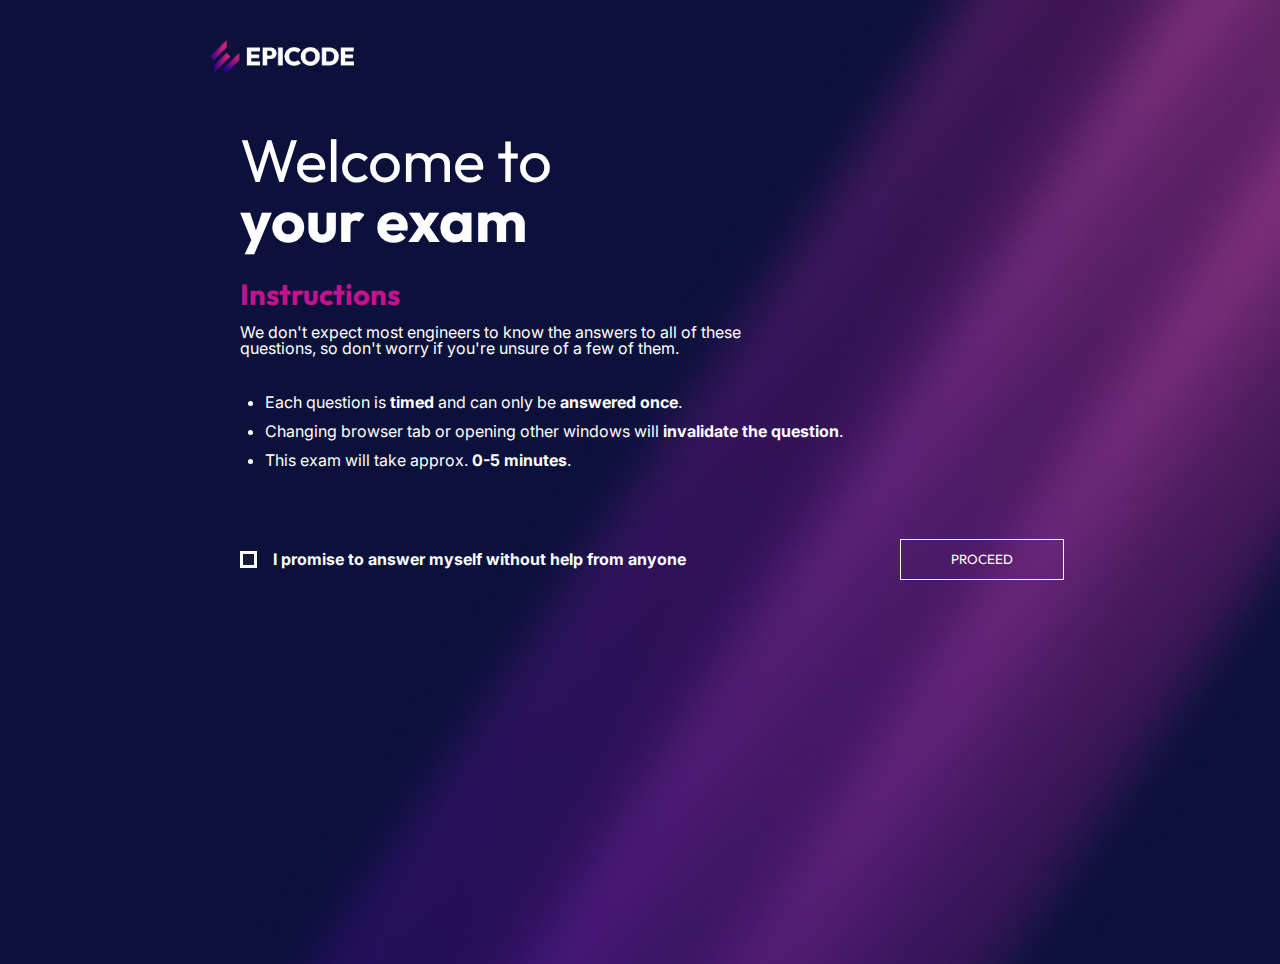
<file: index.html>
<!DOCTYPE html>
<html lang="en">
  <head>
    <meta charset="UTF-8" />
    <meta name="viewport" content="width=device-width, initial-scale=1.0" />
    <title>Welcome</title>
    <link rel="icon" type="image/x-icon" href="./assets/img/favicon-32x32.png" />
    <link rel="stylesheet" href="./assets/reset.css" />
    <link rel="stylesheet" href="./assets/style.css" />
    <link
      href="https://fonts.googleapis.com/css2?family=Inter:wght@400;700&family=Outfit:wght@400;700&display=swap"
      rel="stylesheet"
    />
  </head>

  <body>
    <header>
      <div class="logo-div">
        <img class="logo" src="./assets/img/epicode_logo.png" alt="logo epicode" />
      </div>
      <!-- togliere padding header -->
    </header>
    <main class="welcomeMain">
      <h1>Welcome to<br /><span class="text-bold">your exam</span></h1>
      <section class="instructions">
        <h2 id="purple">Instructions</h2>
        <p>
          We don't expect most engineers to know the answers to all of these<br />
          questions, so don't worry if you're unsure of a few of them.
        </p>
        <ul>
          <li>
            Each question is <span class="text-bold">timed</span> and can only be
            <span class="text-bold">answered once</span>.
          </li>
          <li>
            Changing browser tab or opening other windows will
            <span class="text-bold">invalidate the question</span>.
          </li>
          <li>This exam will take approx. <span class="text-bold">0-5 minutes</span>.</li>
        </ul>
      </section>

      <div class="procedi">
        <div class="bottom">
          <input type="checkbox" id="myCheckbox" required onchange="brightColour()" />
          <label for="myCheckbox" class="custom-checkbox"></label>
          <p>I promise to answer myself without help from anyone</p>
        </div>
        <button id="proceedButton" disabled>PROCEED</button>
      </div>
    </main>

    <script src="./js/index.js"></script>
  </body>
</html>
</file>
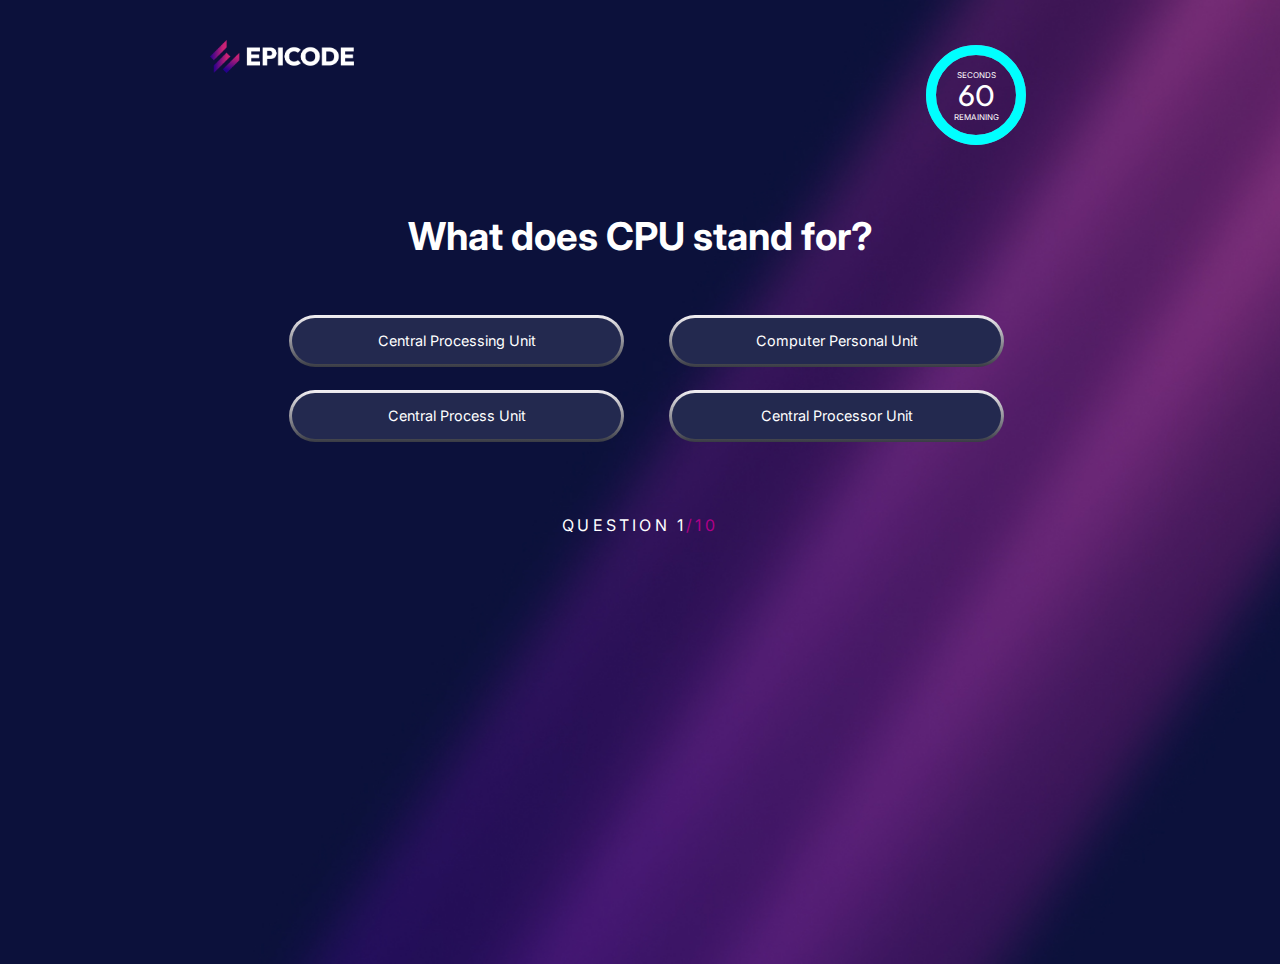
<file: benchmark.html>
<!DOCTYPE html>
<html lang="en">
  <head>
    <meta charset="UTF-8" />
    <meta name="viewport" content="width=device-width, initial-scale=1.0" />
    <title>Questions</title>
    <link rel="icon" type="image/x-icon" href="./assets/img/favicon-32x32.png" />
    <link rel="stylesheet" href="./assets/reset.css" />
    <link rel="stylesheet" href="./assets/style.css" />
    <link rel="preconnect" href="https://fonts.googleapis.com" />
    <link rel="preconnect" href="https://fonts.gstatic.com" crossorigin />
    <link
      href="https://fonts.googleapis.com/css2?family=Inter:wght@400;700&family=Outfit:wght@400;700&display=swap"
      rel="stylesheet"
    />
  </head>

  <body>
    <header>
      <div class="logo-div">
        <img class="logo" src="./assets/img/epicode_logo.png" alt="logo epicode" />
        <div id="timer-container">
          <span id="timer-text"></span>
        </div>
      </div>
    </header>
    <main>
      <div id="quiz-container">
        <div id="containerSecond">
          <div class="text-bold" id="question"></div>
          <div id="answer-list"></div>
        </div>
      </div>
      <div id="results-screen" style="display: none">
        <div id="details-container"></div>
      </div>
    </main>
    <script src="./js/benchmark.js"></script>
  </body>
</html>
</file>
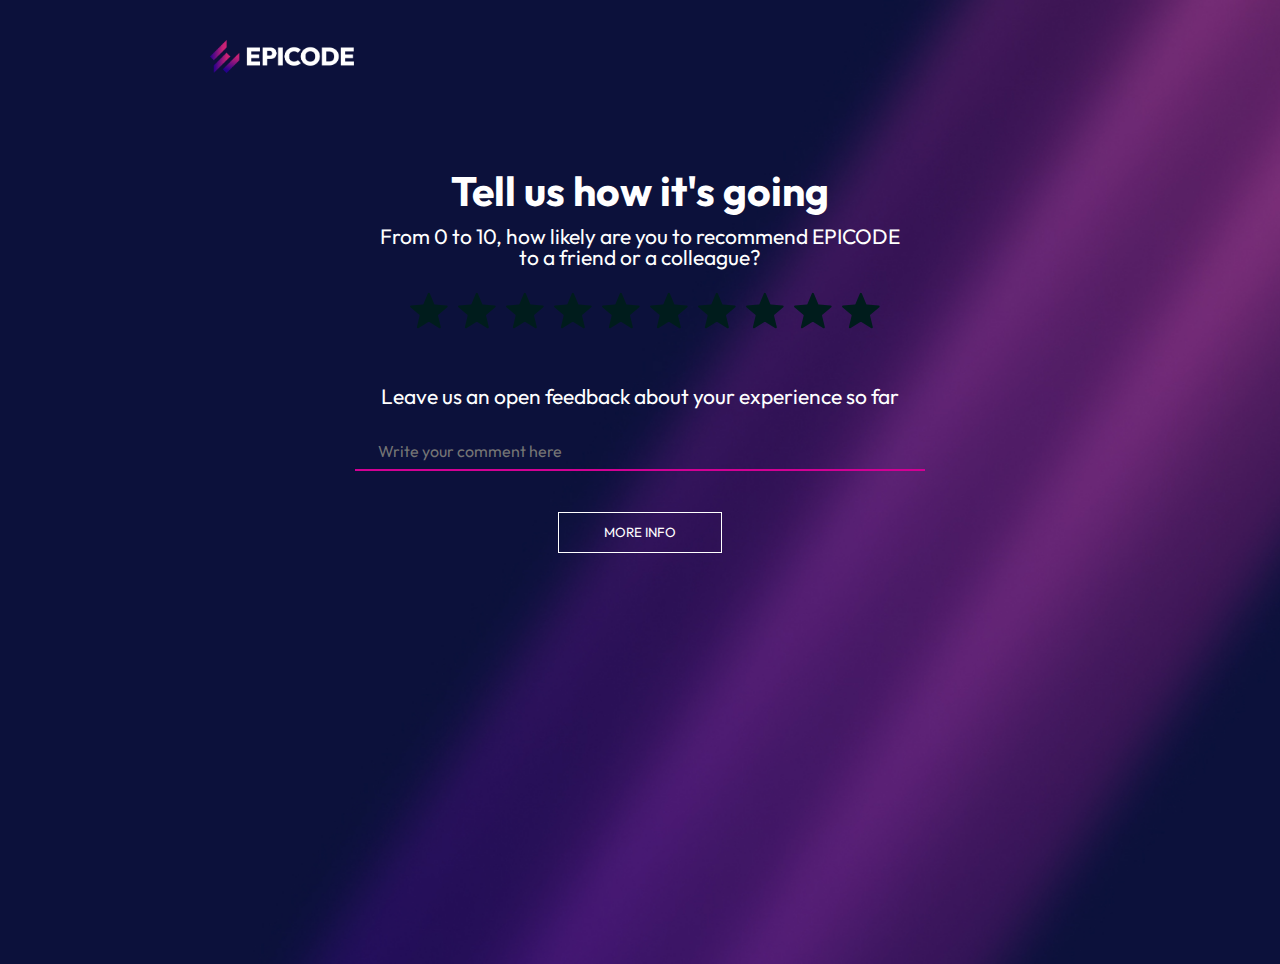
<file: feedback.html>
<!DOCTYPE html>
<html lang="en">
  <head>
    <meta charset="UTF-8" />
    <meta name="viewport" content="width=device-width, initial-scale=1.0" />
    <title>Feedback</title>
    <link rel="icon" type="image/x-icon" href="./assets/img/favicon-32x32.png" />
    <link rel="stylesheet" href="./assets/reset.css" />
    <link rel="stylesheet" href="./assets/style.css" />
    <link rel="preconnect" href="https://fonts.googleapis.com" />
    <link rel="preconnect" href="https://fonts.gstatic.com" crossorigin />
    <link
      href="https://fonts.googleapis.com/css2?family=Inter:wght@400;700&family=Outfit:wght@400;700&display=swap"
      rel="stylesheet"
    />
  </head>

  <body>
    <header>
      <div class="logo-div">
        <img class="logo" src="./assets/img/epicode_logo.png" alt="logo epicode" />
      </div>
    </header>
    <!-- <section class="prova" style= "display: none"> -->
    <main class="mainFeedback">
      <h2 class="text-bold h2Feedback">Tell us how it's going</h2>
      <div>
        <p class="from0">
          From 0 to 10, how likely are you to recommend EPICODE <br />
          to a friend or a colleague?
        </p>
        <div class="starsContainer">
          <!-- <img class="starSvg" src="./assets/img/star.svg" alt="stella" /> -->
        </div>
      </div>
      <p class="pLeaveUs">Leave us an open feedback about your experience so far</p>
      <form action="" id="form">
        <input class="inputFeedback" type="text" placeholder="Write your comment here" id="data" required />

        <button class="btnFeedback btn" type="text">
          <a class="a-btn" href="https://www.epicode.com" target="_blank">MORE INFO</a>
        </button>
      </form>
      <!-- </section> -->
    </main>

    <div style="display: none" class="positive">
      <h3>Grazie per il tuo Feedback,</h3>
      <p>siamo felici che la tua esperienza con Epicode sia stata positiva</p>
      <div>
        <a href="./index.html">
          <button class="btn">TORNA ALLA HOME</button>
        </a>
      </div>
    </div>

    <div style="display: none" class="negative">
      <h3>Grazie per il tuo Feedback,</h3>
      <p>ci dispiace che la tua esperienza con noi non ti abbia soddisfatto, faremo tesoro dei tuoi suggerimenti!</p>
      <div>
        <a href="./index.html">
          <button class="btn">TORNA ALLA HOME</button>
        </a>
      </div>
    </div>

    <script src="./js/feedback.js"></script>
  </body>
</html>
</file>
<file: assets/style.css>
body {
  background-image: url(./img/bg.jpg);
  background-size: cover;
  background-repeat: no-repeat;
  color: white;
  font-family: "Inter", sans-serif;
  font-size: 16px;
  overflow: hidden;
  margin: 2rem auto;
}

header {
  max-width: 800px;
  padding: 20px;
  margin: auto;
}

main {
  max-width: 800px;
  margin: auto;
  padding: 20px;
}

h1 {
  font-size: 60px;
  font-family: "Outfit", sans-serif;
}

h2 {
  font-size: 50px;
  font-family: "Outfit", sans-serif;
}

.logo {
  width: 9em;
  padding-block: 20px;
}

.logo-div {
  display: inline-block;
  width: 85%;
}

.text-bold {
  font-weight: bold;
}

.inline-block {
  display: inline-block;
}

.title-font {
  font-family: "Outfit", sans-serif;
}

.vertical-align {
  vertical-align: middle;
}

.btn {
  border: 1px solid;
  width: 164px;
  line-height: 39px;
  background: transparent;
  color: white;
  cursor: pointer;
}

.btn:hover {
  font-family: "Outfit", sans-serif;
  width: 164px;
  line-height: 39px;
  background-color: #00ffff;
  border: 1px transparent;
  box-shadow: 0 0 25px rgb(0, 255, 255);
  font-weight: bold;
  color: #0b113b;
}

.btn:focus {
  font-family: "Outfit", sans-serif;
  width: 164px;
  line-height: 39px;
  background-color: #00ffff;
  border: 1px transparent;
  box-shadow: 0 0 25px rgb(0, 255, 255);
  font-weight: bold;
  color: #0b113b;
}

.a-btn {
  text-decoration: none;
  color: white;
  font-family: "Outfit";
}

.a-btn:hover {
  text-decoration: none;
  color: #0b113b;
}

#proceedButton:disabled {
  border: 1px solid;
  width: 164px;
  line-height: 39px;
  background: transparent;
  color: white;
  cursor: pointer;
  font-family: "Outfit", sans-serif;
}

#proceedButton:disabled:hover {
  box-shadow: 0 0 25px rgb(0, 255, 255);
  transition: 0.3s ease-in-out;
}

.btn-checked {
  font-family: "Outfit", sans-serif;
  width: 164px;
  line-height: 39px;
  background-color: #00ffff;
  border: 1px transparent;
  font-weight: bold;
  color: #0b113b;
  cursor: pointer;
}

.btn-checked:hover {
  font-family: "Outfit", sans-serif;
  width: 164px;
  line-height: 39px;
  background-color: #00ffff;
  box-shadow: 0 0 25px rgb(0, 255, 255);
  border: 1px transparent;
  font-weight: bold;
  color: #0b113b;
  cursor: pointer;
}

/* WELCOME PAGE*/

/* .logoEpicode {
    width: 17%;
    margin-top: 2%;
    margin-bottom: 2.5%;
}

.logoEpicode img {
    width: 9.375em;
    padding-bottom: 3.125em;
} */

#purple {
  color: #c2128d;
}

.welcomeMain h1 {
  margin-bottom: 0.5em;
}
.welcomeMain {
  margin-top: 15px;
  padding: 0;
}

.instructions h2 {
  font-size: 182%;
  font-weight: 700;
  font-family: "Outfit", sans-serif;
  margin: 0;
  margin-bottom: 15px;
}

.instructions p {
  font-size: 100%m;
  padding-bottom: 2%;
  margin-top: 0.7%;
}

.instructions ul {
  margin: 1em 0 3em 0;
  margin-left: 25px;
}

.instructions li {
  line-height: 1.8em;
  font-size: 100%;
}

.procedi {
  display: flex;
  justify-content: space-between;
  align-items: center;
  margin-top: 4em;
  width: 103%;
  margin-bottom: 8em;
}

.bottom {
  display: flex;
  align-items: center;
}

.custom-checkbox {
  cursor: pointer;
  display: inline-block;
  width: 17px;
  height: 17px;
  background-color: #16183e;
  background-position: center;
  border: 3px solid white;
}

input[type="checkbox"] {
  display: none;
}

input[type="checkbox"]:checked + .custom-checkbox {
  background-image: url(./img/image_processing20200511-10310-15y6mf2.png);
  background-position: center;
  background-size: contain;
  background-color: #226699;
  background-repeat: no-repeat;
}

.bottom p {
  display: inline;
  font-size: 100%;
  font-weight: bold;
  padding-left: 1em;
}

#proceedButton:disabled {
  border: 1px solid;
  width: 164px;
  line-height: 39px;
  background: transparent;
  color: white;
  cursor: pointer;
  font-family: "Outfit", sans-serif;
}

#proceedButton:disabled:hover {
  box-shadow: 0 0 25px rgb(0, 255, 255);
}

.btn-checked {
  font-family: "Outfit", sans-serif;
  width: 164px;
  line-height: 39px;
  background-color: #00ffff;
  border: 1px transparent;
  font-weight: bold;
  color: #0b113b;
  cursor: pointer;
}

.btn-checked:hover {
  font-family: "Outfit", sans-serif;
  width: 164px;
  line-height: 39px;
  background-color: #00ffff;
  box-shadow: 0 0 25px rgb(0, 255, 255);
  border: 1px transparent;
  font-weight: bold;
  color: #0b113b;
  cursor: pointer;
}

/* BENCHMARK E RESULT */

.logo-div {
  margin-left: -50px;
  margin-top: -32px;
}

#timer-container {
  display: flex;
  align-items: center;
  justify-content: flex-end;
  margin-top: -50px;
  margin-right: -170px;
}

#timer-container span {
  margin-right: 2.5rem;
}

#timer-text {
  position: absolute;
  font-family: "Outfit", sans-serif;
}

#quiz-container {
  margin-top: 30px;
}

#question {
  color: white;
  font-size: 2.4rem;
  margin-top: 1rem;
  text-align: center;
}

input[type="radio"] {
  opacity: 0;
}

input[type="radio"]:hover + label {
  background: linear-gradient(#900080 0 0) padding-box, linear-gradient(to bottom, #f3f0f4, #dd29a7) border-box;
  border: 3px solid transparent;
  transition: 0.3s ease-in-out;
}

input[type="radio"]:checked + label {
  background: linear-gradient(#d20094 0 0) padding-box, linear-gradient(to bottom, #f3f0f4, #961d88) border-box;
  border: 3px solid transparent;
}

.radio {
  padding: 1.2rem 2.2rem;
  color: white;
  font-size: 0.9rem;
  border-radius: 30px;
  width: 100%;
  cursor: pointer;
  background: linear-gradient(#23294f 0 0) padding-box, linear-gradient(to bottom, #f3f0f4, #393b44) border-box;
  border: 3px solid transparent;
}

#answer-list {
  margin: 3rem 0;
  display: flex;
  flex-direction: column;
}

.answer-group {
  display: flex;
  justify-content: center;
}

.answer-group label {
  flex: 1 1 45%;
  margin: 0.7rem 1rem;
  padding: 1rem 0;
  text-align: center;
  cursor: pointer;
}

.nextButton {
  background-color: transparent;
  color: white;
  border: none;
  padding: 0.5em;
  margin: 0.2rem 18rem;
  font-size: 1em;
  font-weight: 600;
  border-radius: 0.3em;
  box-shadow: 0 0 4px;
  cursor: pointer;
}

.nextButton:hover {
  background-color: #b5018b;
  transition: 400ms;
}

.countAnswers {
  display: block;
  margin-top: 10px;
  font-size: 1em;
  color: white;
  margin-top: 4rem;
  letter-spacing: 0.2rem;
  text-align: center;
}

/* /// RISULTATI /// */

/* Stile per il cerchio dei risultati*/
#results-screen {
  display: flex;
  flex-direction: column;
  align-items: center;
  justify-content: center;
}
.correct {
  text-align: left;
  width: 150px;
}
.wrong {
  text-align: right;
  width: 150px;
}

.result {
  margin-top: -25px;
}

#details-container {
  display: flex;
  align-items: center;
  justify-content: center;
  justify-content: space-evenly;
  width: 100%;
  margin-top: 20px;
  margin-bottom: 40px;
}

#results-screen h1 {
  color: white;
  font-size: 2.8rem;
  font-weight: bold;
  margin-top: 1rem;
}

#results-screen h2 {
  color: white;
  font-size: 20px;
  margin: 1rem;
}

/* qui mettiamo li stili per il grafico e i contenuti scritti*/

.winH,
.loseH {
  fill: white;
  font-size: 0.8rem;
}

.cursore {
  color: white;
  font-weight: bold;
  font-size: 20px;
  width: 200px;
  height: 60px;
  border-radius: 0%;
  background-color: transparent;
  box-shadow: 0 0 5px #00ffff;
  margin-top: 3em;
  border: 2px solid white;
}

.cursore:hover {
  background-color: #33ffff;
  box-shadow: 0 0 35px #00ffff;
  color: black;
  transition: 400ms;
}

.winP,
.loseP {
  fill: #33ffff;
  font-size: 0.6rem;
  font-weight: bold;
}

.winP {
  fill: #33ffff;
  margin-bottom: 2rem;
}

.loseP {
  fill: #d20094;
}

.secondP,
.thirdP {
  fill: white;
  font-size: 0.45rem;
}

.thirdP {
  font-size: 0.45rem;
}

.correctH,
.incorrectH {
  color: white;
  font-family: "Inter", sans-serif;
  font-size: 2.5rem;
}

.incorrectP,
.correctP {
  color: white;
  font-size: 2.5rem;
  font-weight: bold;
}

.incorrectP2,
.correctP2 {
  color: white;
  font-size: 1.1rem;
}

#quiz-tooltip {
  position: absolute;
  background: linear-gradient(90deg, rgba(0, 255, 255, 1) 0%, rgba(0, 255, 255, 1) 30%, rgba(210, 0, 148, 1) 75%);
  border: 1px solid #000;
  padding: 5px;
  border-radius: 5px;
  display: none;
  z-index: 1;
}

/* FEEDBACK */
.mainFeedback {
  text-align: center;
  margin-top: 36px;
  font-family: "Outfit";
}

.h2Feedback {
  font-size: 41px;
  margin-bottom: 14px;
}

.starsContainer {
  margin-bottom: 55px;
}
.starSvg {
  margin-left: 10px;
  width: 38px;
  cursor: pointer;
}

.greyStar {
  filter: brightness(11%);
  /* per stelle grigie */
  /* filter: grayscale(1); */
  margin-left: 10px;
  width: 38px;
  cursor: pointer;
}

.from0 {
  margin-bottom: 24px;
  font-size: 21px;
}
.pLeaveUs {
  margin-bottom: 36px;
  font-size: 21px;
}

.btnFeedback {
  display: block;
  margin: auto;
  margin-top: 41px;
}

.inputFeedback {
  margin-top: -10px;
  background-color: transparent;
  border: none;
  border-bottom: 2px solid #d20094;
  width: 570px;
  color: gray;
  text-align: left;
  outline: none;
  padding: 8px 23px;
  font-family: "Outfit";
  font-size: 16px;
}

.positive,
.negative {
  max-width: 800px;
  margin: auto;
  padding: 20px;
  text-align: center;
  padding-block: 10rem;
  font-family: "Outfit", sans-serif;
}
.positive button,
.negative button {
  margin-top: 30px;
}

.positive a,
.negative a {
  display: flex;
  justify-content: center;
  text-decoration: none;
  font-family: "Outfit", sans-serif;
}

.positive h3,
.negative h3 {
  font-size: 2em;
  margin-bottom: 20px;
}
</file>
